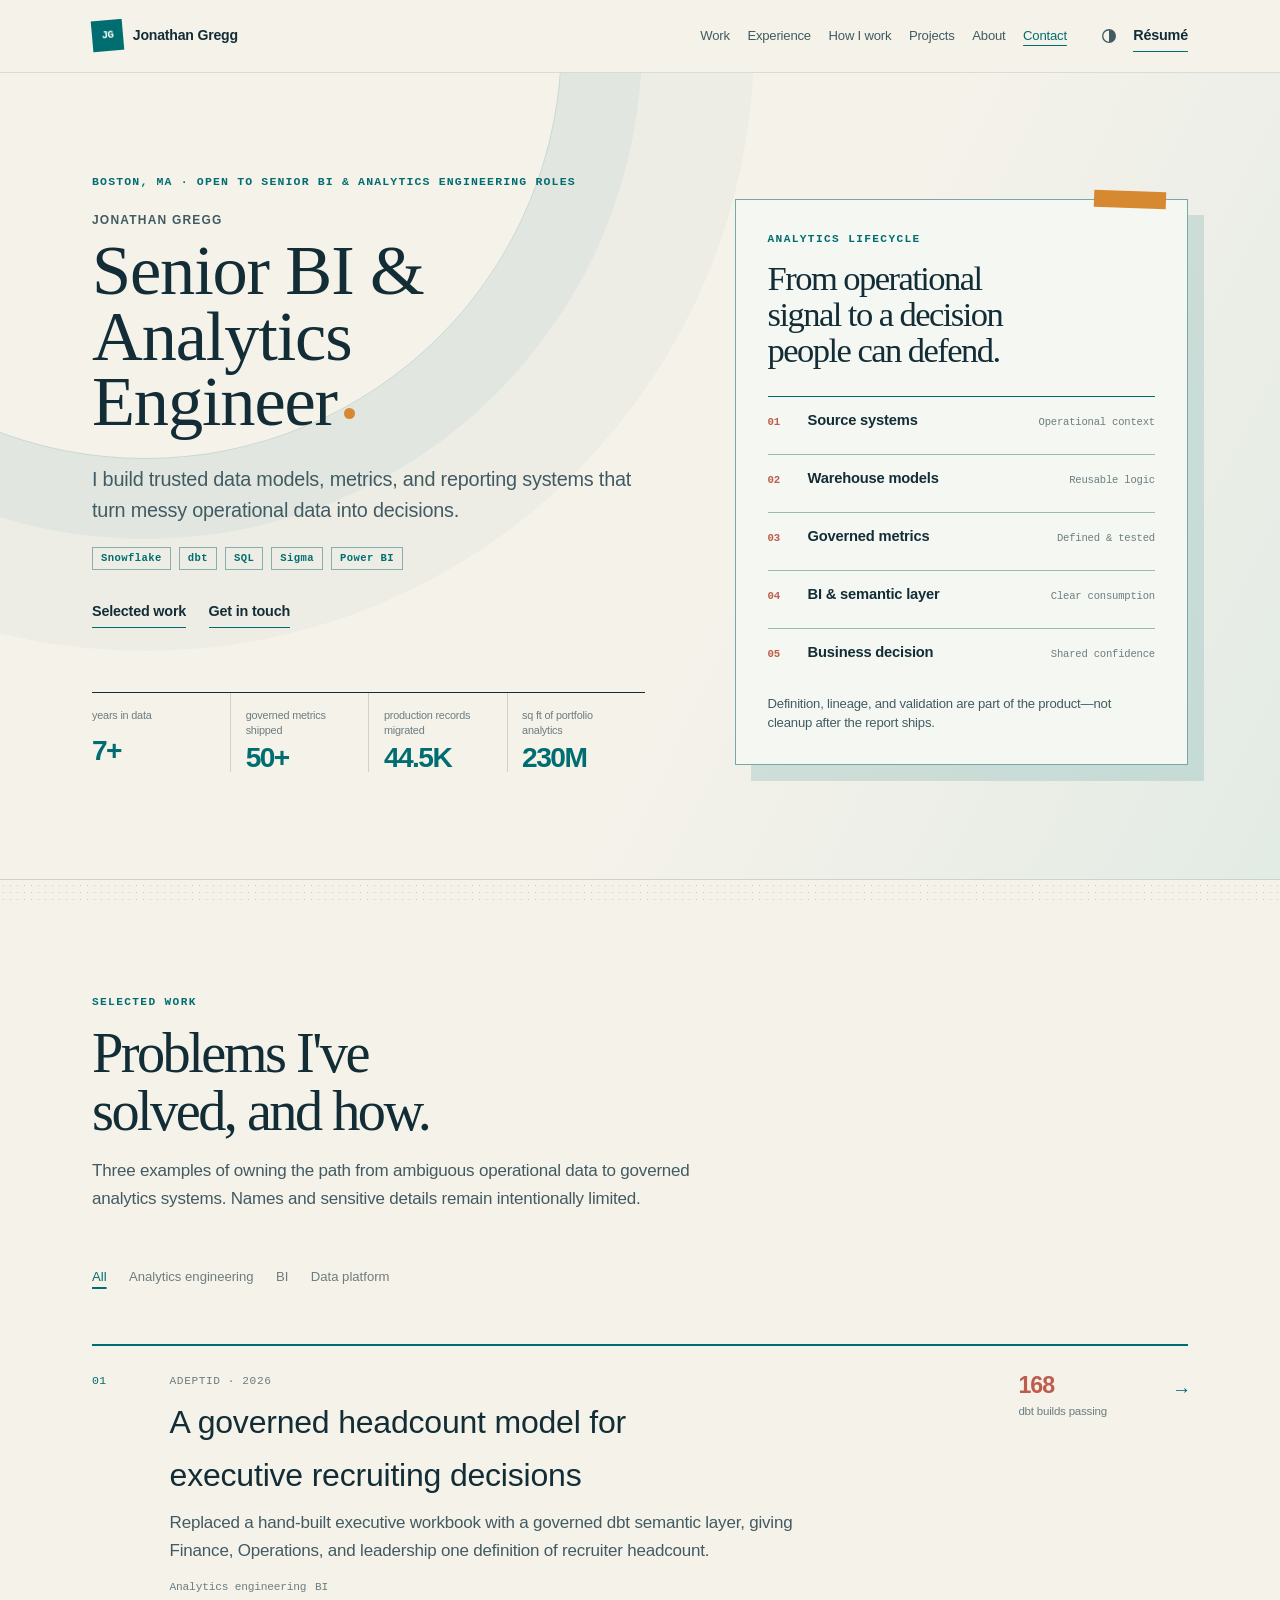
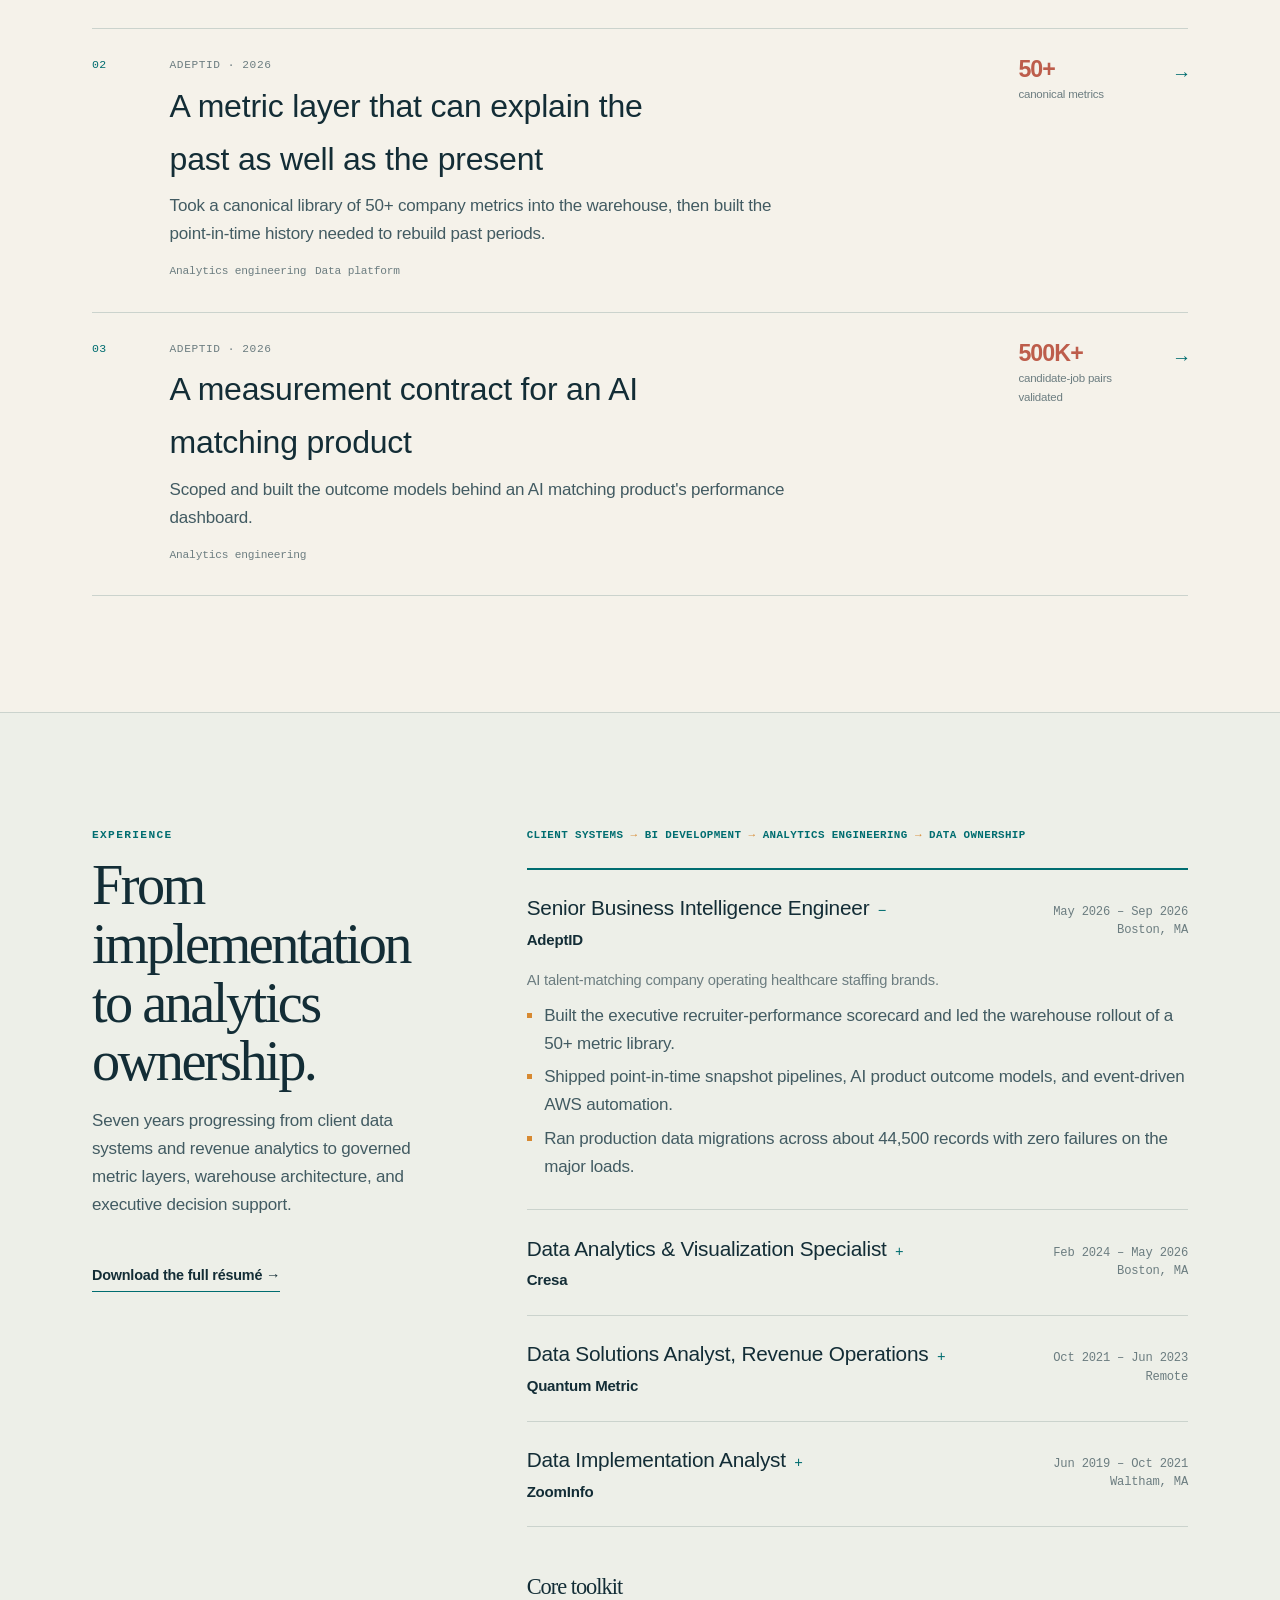
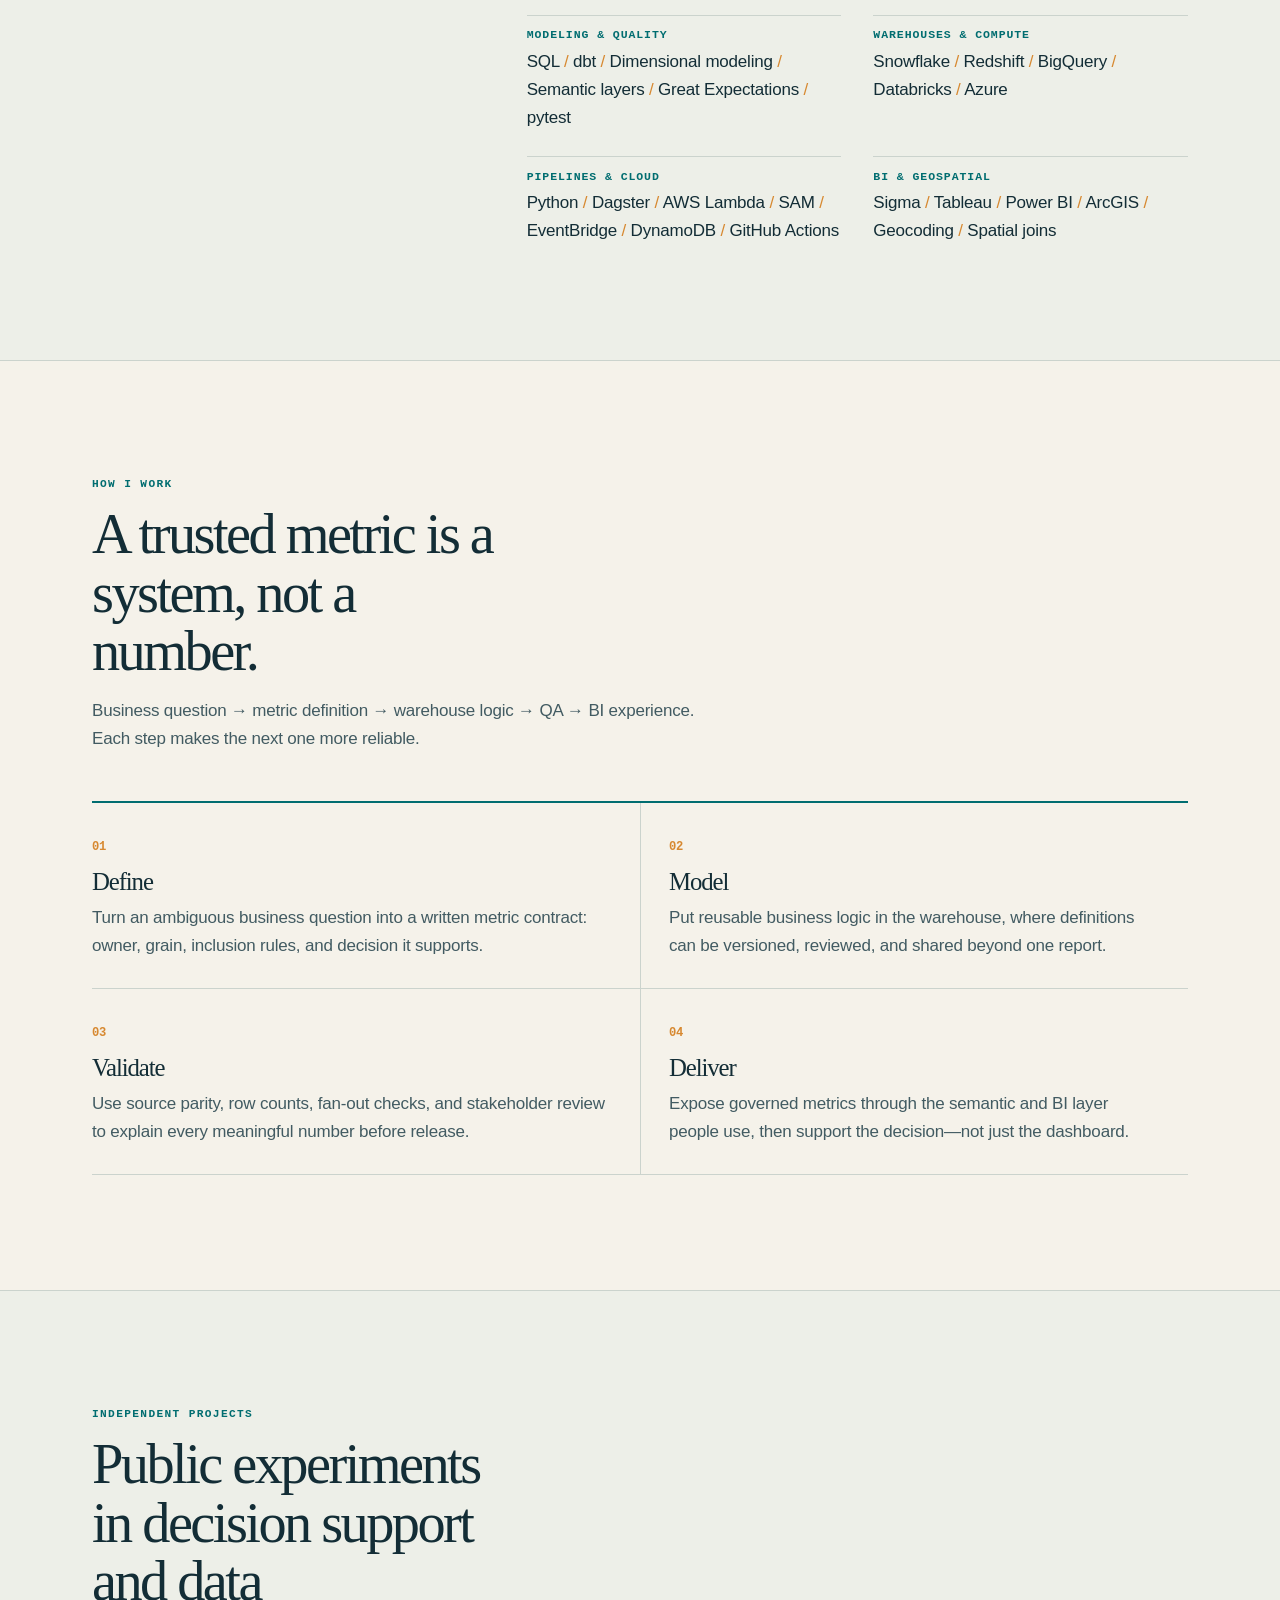
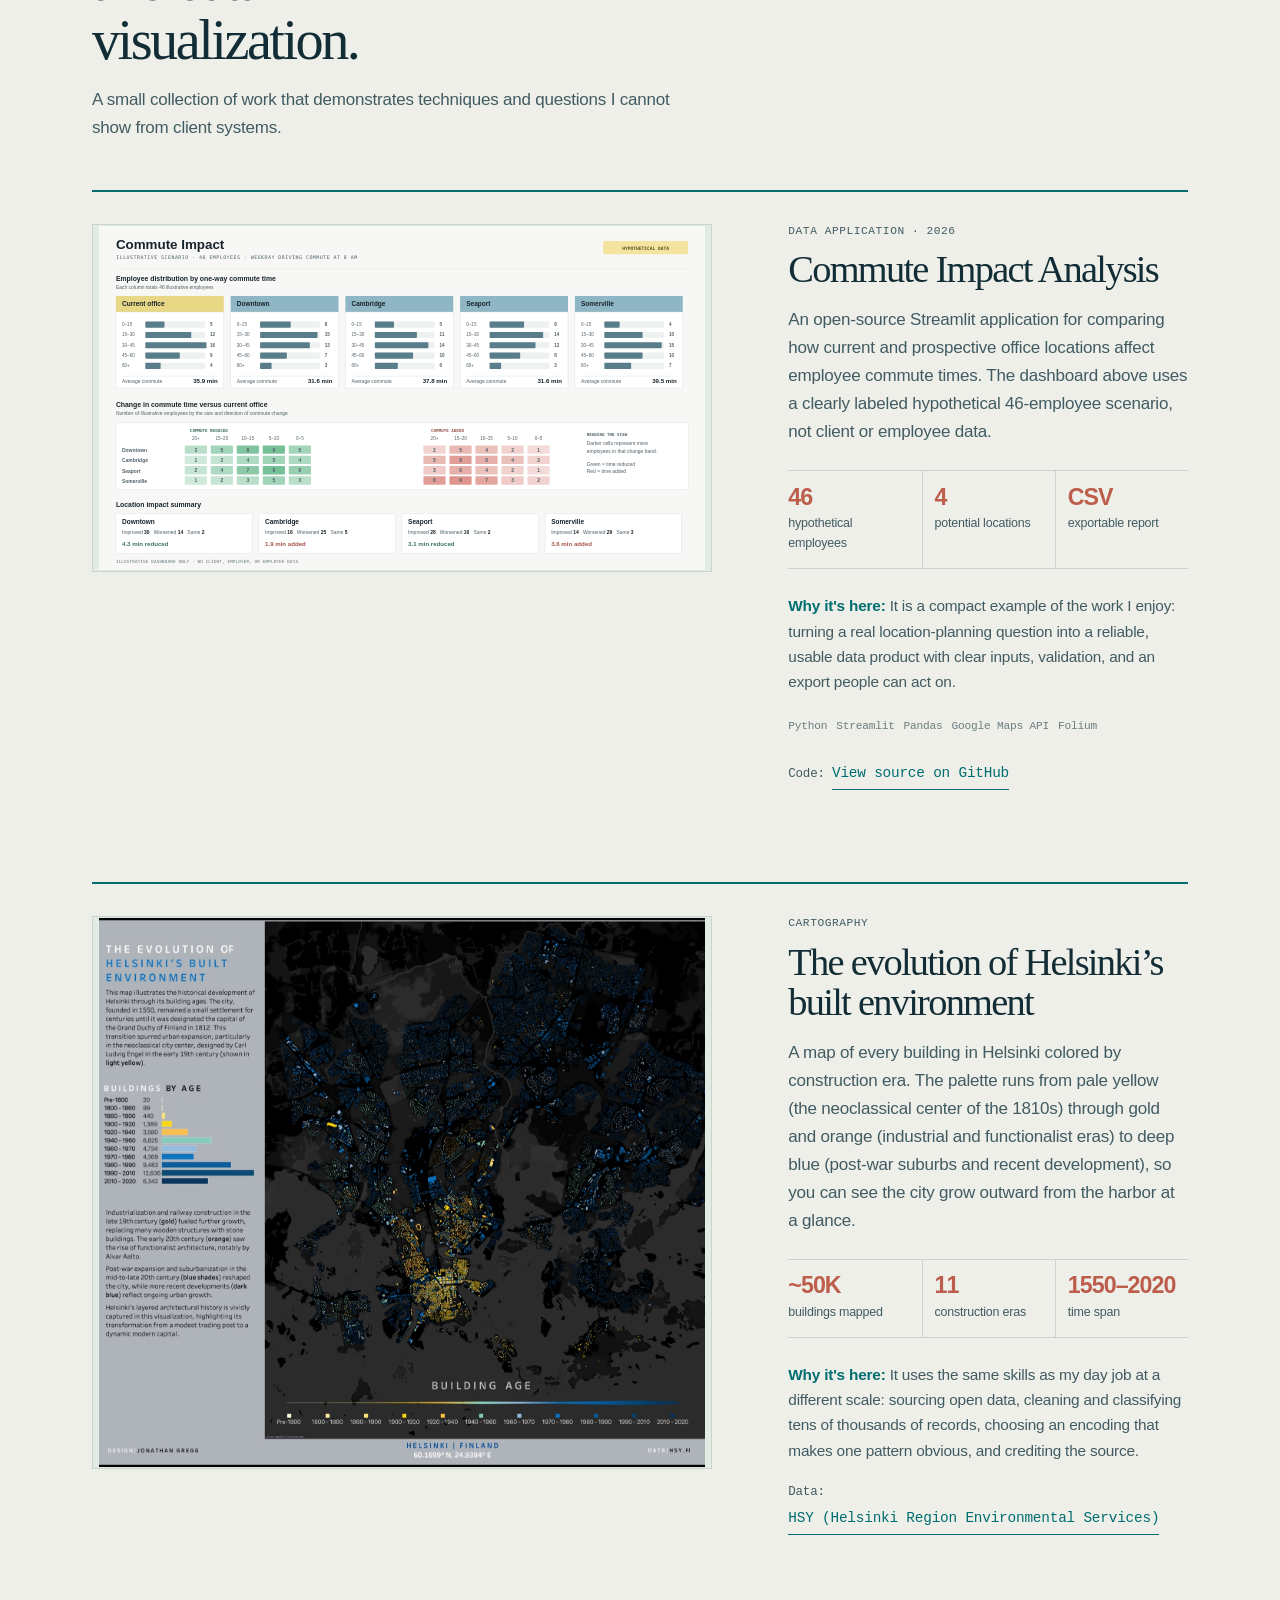
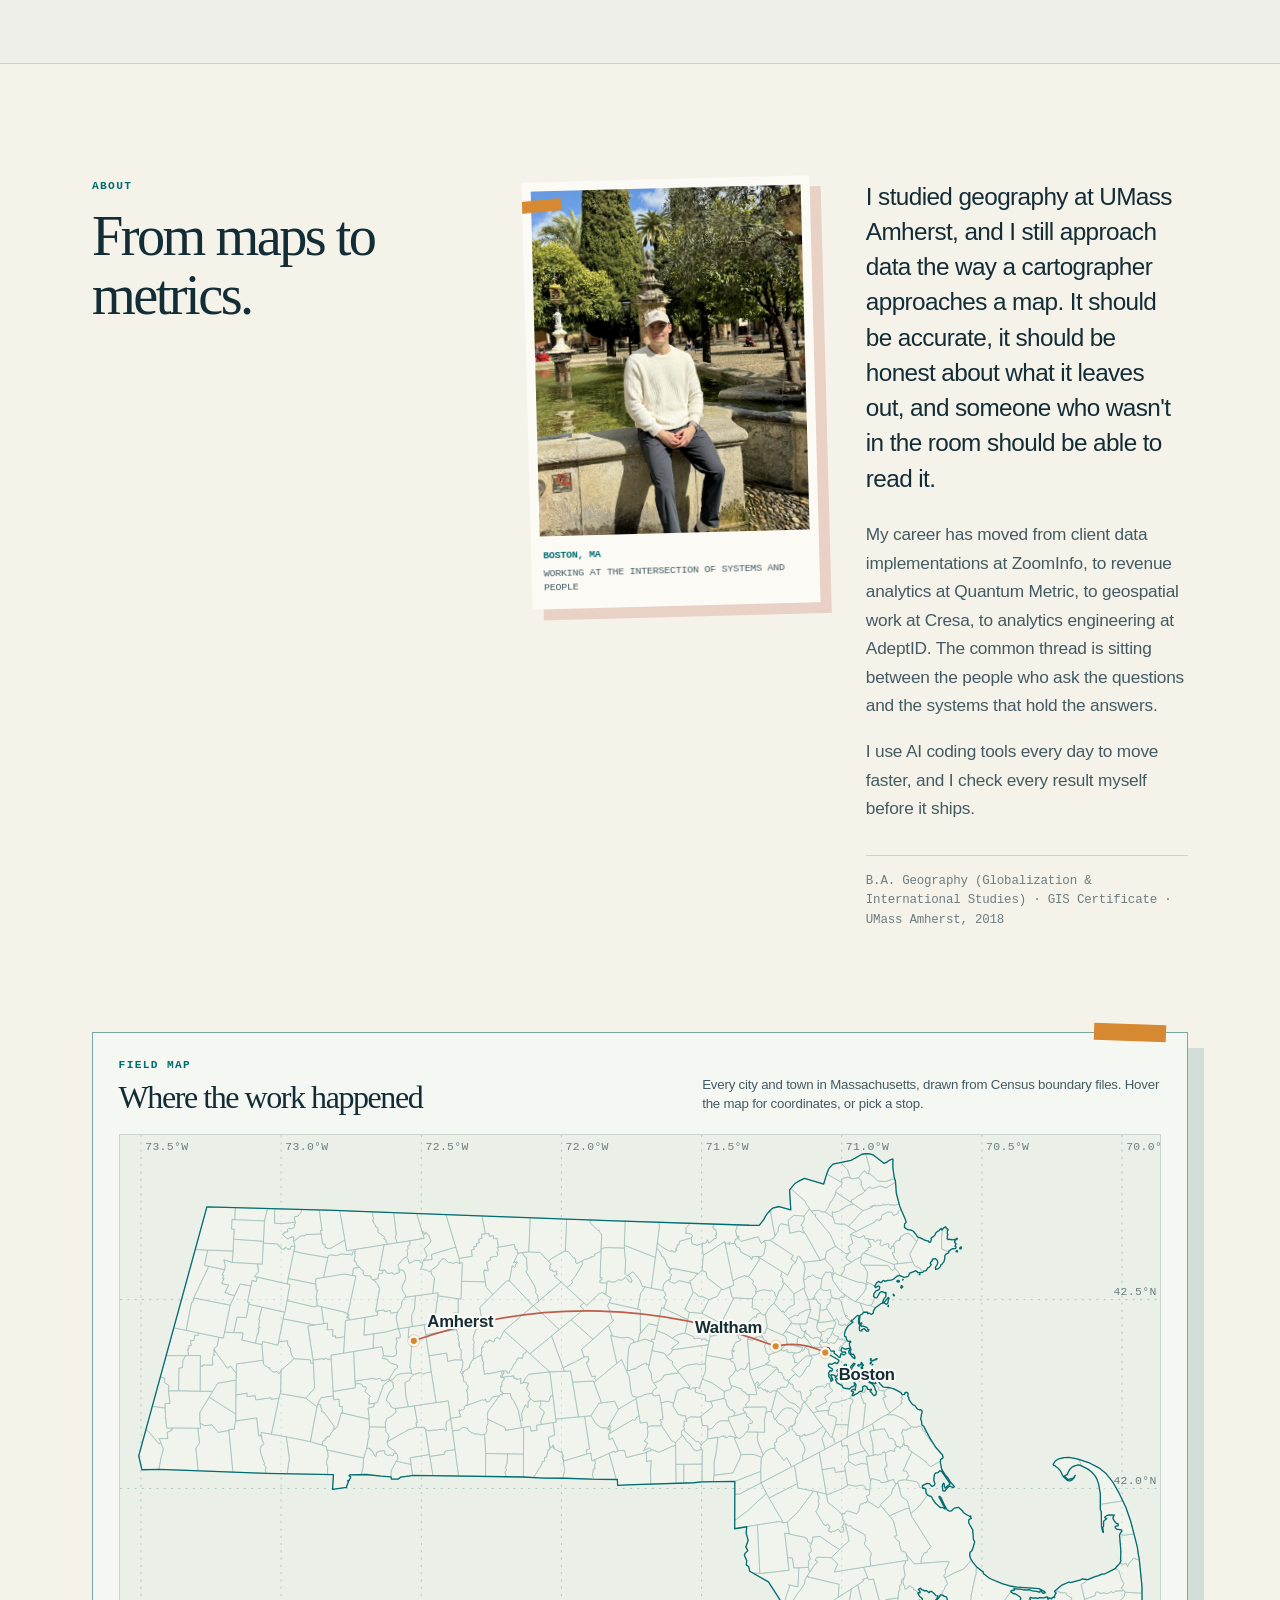
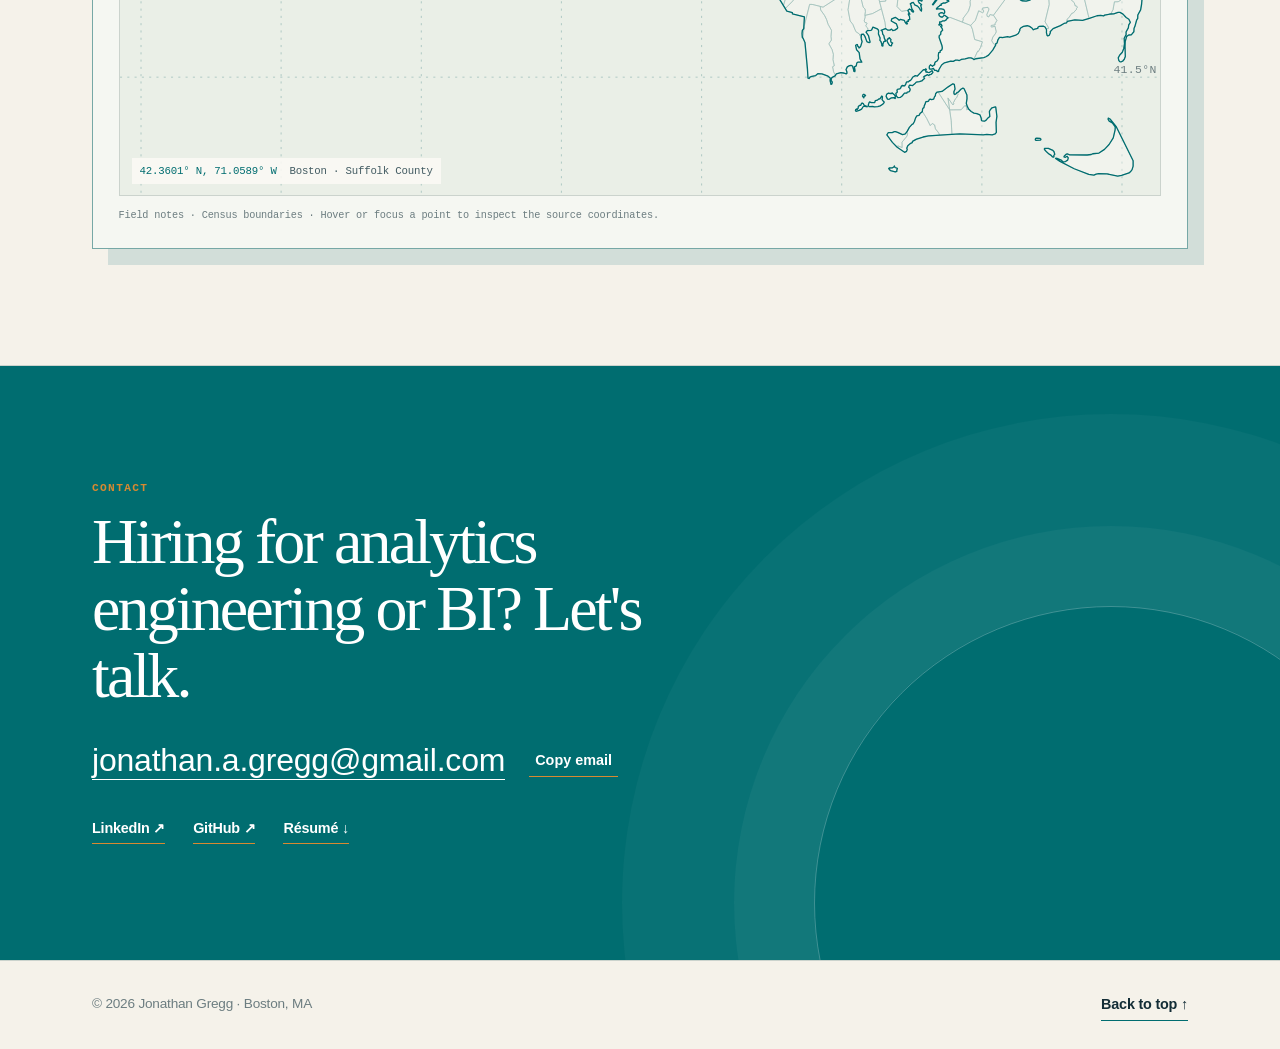
<file: index.html>
<!doctype html>
<html lang="en">
<head>
  <meta charset="utf-8">
  <meta name="viewport" content="width=device-width, initial-scale=1">
  <meta name="robots" content="index,follow">
  <title>Jonathan Gregg · Senior BI &amp; Analytics Engineer</title>
  <meta name="description" content="Jonathan Gregg is a Senior BI & Analytics Engineer in Boston who builds trusted data models, governed metrics, and reporting systems from messy operational data.">
  <meta name="author" content="Jonathan Gregg">
  <meta property="og:title" content="Jonathan Gregg · Senior BI & Analytics Engineer">
  <meta property="og:description" content="Trusted data models, governed metrics, and reporting systems that turn messy operational data into decisions.">
  <meta property="og:type" content="website">
  <meta property="og:url" content="https://jonathanagregg.com/">
  <meta name="twitter:card" content="summary">
  <meta name="twitter:title" content="Jonathan Gregg · Senior BI & Analytics Engineer">
  <meta name="twitter:description" content="Trusted data models, governed metrics, and reporting systems that turn messy operational data into decisions.">
  <link rel="canonical" href="https://jonathanagregg.com/">
  <meta name="theme-color" content="#10262d">
  <link rel="icon" href="assets/img/favicon.svg" type="image/svg+xml">
  <script type="application/ld+json">
    {
      "@context": "https://schema.org",
      "@type": "ProfilePage",
      "mainEntity": {
        "@type": "Person",
        "name": "Jonathan Gregg",
        "jobTitle": "Senior BI & Analytics Engineer",
        "address": { "@type": "PostalAddress", "addressLocality": "Boston", "addressRegion": "MA" },
        "url": "https://jonathanagregg.com/",
        "sameAs": [
          "https://www.linkedin.com/in/jonathan-a-gregg/",
          "https://github.com/JonathanAGregg"
        ],
        "knowsAbout": ["Business intelligence", "Analytics engineering", "SQL", "dbt", "Snowflake", "Metric governance", "Semantic layers", "Data modeling"]
      }
    }
  </script>

  <!-- Apply the saved theme before first paint to avoid a flash. -->
  <script>
    try { var t = localStorage.getItem("theme"); if (t) document.documentElement.dataset.theme = t; } catch (e) {}
  </script>
  <link rel="stylesheet" href="assets/css/styles.css">
</head>
<body>
  <a class="skip" href="#main">Skip to content</a>

  <header class="site-header" id="top">
    <div class="wrap header-inner">
      <a class="wordmark" href="#top" aria-label="Back to top">
        <span class="monogram" aria-hidden="true">JG</span>
        <span class="wordmark-name" data-bind="name">Jonathan Gregg</span>
      </a>
      <nav class="nav" aria-label="Primary">
        <button class="nav-toggle" aria-expanded="false" aria-controls="nav-list">Menu</button>
        <ul id="nav-list">
          <li><a href="#work">Work</a></li>
          <li><a href="#experience">Experience</a></li>
          <li><a href="#approach">How I work</a></li>
          <li><a href="#projects">Projects</a></li>
          <li><a href="#about">About</a></li>
          <li><a href="#contact">Contact</a></li>
        </ul>
      </nav>
      <div class="header-actions">
        <button class="theme-toggle" type="button" aria-label="Switch color theme">
          <svg viewBox="0 0 20 20" width="18" height="18" aria-hidden="true"><circle cx="10" cy="10" r="7" fill="none" stroke="currentColor" stroke-width="1.5"/><path d="M10 3a7 7 0 0 1 0 14z" fill="currentColor"/></svg>
        </button>
        <a class="btn btn-small" href="assets/files/Jonathan_Gregg_Resume.docx" data-bind-href="resume" download>Résumé</a>
      </div>
    </div>
  </header>

  <main id="main">
    <section class="hero" aria-labelledby="hero-title">
      <div class="wrap hero-inner">
        <div class="hero-copy">
          <p class="eyebrow" data-bind="availability">Boston, MA · Open to senior BI &amp; analytics engineering roles</p>
          <h1 class="hero-title" id="hero-title">
            <span class="hero-name" data-bind="name">Jonathan Gregg</span>
            <span class="hero-headline" data-bind="hero.headline">Senior BI &amp; Analytics Engineer</span>
          </h1>
          <p class="hero-intro" data-bind="hero.intro">I build trusted data models, metrics, and reporting systems that turn messy operational data into decisions.</p>
          <ul class="hero-stack" aria-label="Core analytics stack">
            <li>Snowflake</li><li>dbt</li><li>SQL</li><li>Sigma</li><li>Power BI</li>
          </ul>
          <div class="hero-cta">
            <a class="text-link" href="#work">Selected work</a>
            <a class="text-link" href="#contact">Get in touch</a>
          </div>
          <dl class="glance" id="glance">
            <div class="glance-item"><dt>years in data</dt><dd>7+</dd></div>
            <div class="glance-item"><dt>governed metrics shipped</dt><dd>50+</dd></div>
            <div class="glance-item"><dt>production records migrated</dt><dd>44.5K</dd></div>
            <div class="glance-item"><dt>sq ft of portfolio analytics</dt><dd>230M</dd></div>
          </dl>
        </div>
        <figure class="hero-lineage" aria-labelledby="lineage-title">
          <figcaption>
            <p class="kicker">Analytics lifecycle</p>
            <h2 id="lineage-title">From operational signal to a decision people can defend.</h2>
          </figcaption>
          <ol>
            <li><span class="lineage-index">01</span><strong>Source systems</strong><small>Operational context</small></li>
            <li><span class="lineage-index">02</span><strong>Warehouse models</strong><small>Reusable logic</small></li>
            <li><span class="lineage-index">03</span><strong>Governed metrics</strong><small>Defined &amp; tested</small></li>
            <li><span class="lineage-index">04</span><strong>BI &amp; semantic layer</strong><small>Clear consumption</small></li>
            <li><span class="lineage-index">05</span><strong>Business decision</strong><small>Shared confidence</small></li>
          </ol>
          <p class="lineage-note">Definition, lineage, and validation are part of the product—not cleanup after the report ships.</p>
        </figure>
      </div>
    </section>

    <section class="section" id="work" aria-labelledby="work-title">
      <div class="wrap">
        <div class="section-head work-head">
          <p class="kicker">Selected work</p>
          <h2 id="work-title">Problems I've solved, and how.</h2>
          <p class="section-lede">Three examples of owning the path from ambiguous operational data to governed analytics systems. Names and sensitive details remain intentionally limited.</p>
        </div>
        <div class="filters" role="toolbar" aria-label="Filter case studies" id="filters"></div>
        <p class="filter-count" id="filter-count" aria-live="polite"></p>
        <ol class="work-list" id="work-list">
          <li class="work-item"><article class="work-static"><p class="work-meta">AdeptID · 2026 · Analytics engineering / BI</p><h3>A governed headcount model for executive recruiting decisions</h3><p>Replaced a hand-built executive workbook with a governed dbt semantic layer, giving Finance, Operations, and leadership one definition of recruiter headcount.</p><p class="work-static-outcome"><strong>Outcome:</strong> Every downstream report now uses the same definition.</p></article></li>
          <li class="work-item"><article class="work-static"><p class="work-meta">AdeptID · 2026 · Analytics engineering / Data platform</p><h3>A metric layer that can explain the past as well as the present</h3><p>Took a canonical library of 50+ company metrics into the warehouse and built point-in-time history for reproducible period reporting.</p><p class="work-static-outcome"><strong>Outcome:</strong> Executive reporting now runs on governed views.</p></article></li>
          <li class="work-item"><article class="work-static"><p class="work-meta">AdeptID · 2026 · Analytics engineering</p><h3>A measurement contract for an AI matching product</h3><p>Defined and modeled the validated outcomes behind product-performance reporting, with shared rules across Product, Engineering, and Finance.</p><p class="work-static-outcome"><strong>Outcome:</strong> A validated fact table ready for product reporting.</p></article></li>
        </ol>
      </div>
    </section>

    <section class="section section-alt" id="experience" aria-labelledby="exp-title">
      <div class="wrap two-col">
        <div class="section-head">
          <p class="kicker">Experience</p>
          <h2 id="exp-title">From implementation to analytics ownership.</h2>
          <p class="section-lede">Seven years progressing from client data systems and revenue analytics to governed metric layers, warehouse architecture, and executive decision support.</p>
          <a class="text-link" href="assets/files/Jonathan_Gregg_Resume.docx" data-bind-href="resume" download>Download the full résumé →</a>
        </div>
        <div>
          <p class="experience-arc" aria-label="Career progression"><span>Client systems</span><span>BI development</span><span>Analytics engineering</span><span>Data ownership</span></p>
          <ol class="timeline" id="timeline">
            <li class="role"><details open><summary><span class="role-head"><span class="role-title">Senior Business Intelligence Engineer</span><span class="role-org">AdeptID</span></span><span class="role-dates">May–Sep 2026 · Boston, MA</span></summary><p class="role-blurb">Owned executive reporting, governed metric delivery, and warehouse automation.</p></details></li>
            <li class="role"><details><summary><span class="role-head"><span class="role-title">Data Analytics &amp; Visualization Specialist</span><span class="role-org">Cresa</span></span><span class="role-dates">2024–2026 · Boston, MA</span></summary><p class="role-blurb">Connected geospatial, lease, asset, and market data for portfolio decisions.</p></details></li>
            <li class="role"><details><summary><span class="role-head"><span class="role-title">Data Solutions Analyst, Revenue Operations</span><span class="role-org">Quantum Metric</span></span><span class="role-dates">2021–2023 · Remote</span></summary><p class="role-blurb">Built durable revenue datasets and reporting for multiple business units.</p></details></li>
          </ol>
          <h3 class="toolkit-title">Core toolkit</h3>
          <div class="toolkit" id="toolkit"></div>
        </div>
      </div>
    </section>

    <section class="section" id="approach" aria-labelledby="approach-title">
      <div class="wrap">
        <div class="section-head approach-head">
          <p class="kicker">How I work</p>
          <h2 id="approach-title">A trusted metric is a system, not a number.</h2>
          <p class="section-lede">Business question → metric definition → warehouse logic → QA → BI experience. Each step makes the next one more reliable.</p>
        </div>
        <ol class="principles" id="principles">
          <li class="principle"><span class="principle-num">01</span><h3>Define</h3><p>Write the metric contract: owner, grain, rules, and the decision it supports.</p></li>
          <li class="principle"><span class="principle-num">02</span><h3>Model</h3><p>Make reusable logic versioned, reviewable, and available beyond one report.</p></li>
          <li class="principle"><span class="principle-num">03</span><h3>Validate</h3><p>Use source parity, structural checks, and stakeholder review before release.</p></li>
          <li class="principle"><span class="principle-num">04</span><h3>Deliver</h3><p>Expose a governed answer where people make decisions.</p></li>
        </ol>
      </div>
    </section>

    <section class="section section-alt" id="projects" aria-labelledby="projects-title">
      <div class="wrap">
        <div class="section-head">
          <p class="kicker">Independent projects</p>
          <h2 id="projects-title">Public experiments in decision support and data visualization.</h2>
          <p class="section-lede">A small collection of work that demonstrates techniques and questions I cannot show from client systems.</p>
        </div>
        <div id="project-list"></div>
      </div>
    </section>

    <section class="section" id="about" aria-labelledby="about-title">
      <div class="wrap two-col">
        <div class="section-head">
          <p class="kicker">About</p>
          <h2 id="about-title">From maps to metrics.</h2>
        </div>
        <div class="about-content">
          <figure class="about-portrait">
            <img src="assets/img/jonathan-gregg.jpg" alt="Jonathan Gregg seated beside a fountain in a tree-lined square" width="1600" height="2133" loading="lazy" decoding="async">
            <figcaption><span>Boston, MA</span><span>Working at the intersection of systems and people</span></figcaption>
          </figure>
          <div class="prose" id="about-body">
            <p>I studied geography at UMass Amherst, and I still approach data the way a cartographer approaches a map: it should be accurate, honest about what it leaves out, and readable by someone who was not in the room.</p>
            <p>My work moved from client data implementations to revenue analytics, geospatial systems, and analytics engineering. The common thread is understanding complicated systems and making them understandable enough to act on.</p>
            <p>I use AI coding tools to move faster, and I verify every result before it ships.</p>
            <p class="edu">B.A. Geography (Globalization &amp; International Studies) · GIS Certificate · UMass Amherst, 2018</p>
          </div>
        </div>
      </div>
      <div class="wrap">
        <figure class="field-map about-field-map" id="field-map" aria-labelledby="field-map-title"></figure>
      </div>
    </section>

    <section class="section contact" id="contact" aria-labelledby="contact-title">
      <div class="wrap">
        <p class="kicker">Contact</p>
        <h2 id="contact-title" class="contact-title">Hiring for analytics engineering or BI? Let's talk.</h2>
        <div class="contact-row">
          <a class="contact-email" href="mailto:jonathan.a.gregg@gmail.com" data-bind-mailto="email"><span data-bind="email">jonathan.a.gregg@gmail.com</span></a>
          <button class="btn btn-ghost btn-small" type="button" id="copy-email">Copy email</button>
        </div>
        <ul class="contact-links" id="contact-links">
          <li><a class="text-link" href="https://www.linkedin.com/in/jonathan-a-gregg/" target="_blank" rel="noopener">LinkedIn ↗</a></li>
          <li><a class="text-link" href="https://github.com/JonathanAGregg" target="_blank" rel="noopener">GitHub ↗</a></li>
          <li><a class="text-link" href="assets/files/Jonathan_Gregg_Resume.docx" download>Résumé ↓</a></li>
        </ul>
      </div>
    </section>
  </main>

  <footer class="site-footer">
    <div class="wrap footer-inner">
      <p>© <span id="year"></span> <span data-bind="name">Jonathan Gregg</span> · <span data-bind="location">Boston, MA</span></p>
      <a href="#top" class="text-link">Back to top ↑</a>
    </div>
  </footer>

  <dialog class="case" id="case" aria-labelledby="case-title">
    <div class="case-bar">
      <p class="case-meta" id="case-meta"></p>
      <button class="case-close" type="button" data-close aria-label="Close case study">Close <kbd>Esc</kbd></button>
    </div>
    <article class="case-body" id="case-body"></article>
    <div class="case-nav">
      <button type="button" class="case-step" data-step="-1">← Previous</button>
      <span class="case-pos" id="case-pos"></span>
      <button type="button" class="case-step" data-step="1">Next →</button>
    </div>
  </dialog>

  <dialog class="lightbox" id="lightbox" aria-label="Full-size image">
    <div class="lightbox-bar">
      <p class="lightbox-caption" id="lightbox-caption"></p>
      <div class="lightbox-actions">
        <a class="lightbox-btn" id="lightbox-open" target="_blank" rel="noopener">Open original ↗</a>
        <button class="lightbox-btn" type="button" data-close-lightbox>Close <kbd>Esc</kbd></button>
      </div>
    </div>
    <img id="lightbox-img" alt="">
  </dialog>

  <div class="toast" id="toast" role="status" aria-live="polite"></div>
  <script src="assets/js/content.js"></script>
  <script src="assets/js/ma-map.js"></script>
  <script src="assets/js/main.js"></script>
</body>
</html>
</file>
<file: assets/css/styles.css>
/* Jonathan Gregg portfolio: cartographic signal system */
:root {
  --paper: #f5f2ea;
  --paper-raised: #fcfaf5;
  --ink: #132d36;
  --ink-2: #425b62;
  --ink-3: #6c7d80;
  --rule: #cbd3cd;
  --wash: #e3ebe5;
  --teal: #006d70;
  --teal-soft: #c9e4df;
  --sky: #4b9ab0;
  --amber: #d78931;
  --coral: #bd5d4b;
  --serif: Iowan Old Style, Palatino Linotype, Book Antiqua, Georgia, serif;
  --sans: -apple-system, BlinkMacSystemFont, "Helvetica Neue", Helvetica, Arial, sans-serif;
  --mono: "SFMono-Regular", Menlo, Consolas, "Liberation Mono", monospace;
  --wrap: 74rem;
  --gutter: clamp(1rem, 4vw, 2.75rem);
  --ease: cubic-bezier(.2, .7, .2, 1);
  color-scheme: light;
}
@media (prefers-color-scheme: dark) {
  :root:not([data-theme="light"]) {
    --paper: #10262d; --paper-raised: #17343a; --ink: #f4f0e8; --ink-2: #c4d3ce;
    --ink-3: #91a8a7; --rule: #355158; --wash: #1d3b40; --teal: #72c9c0;
    --teal-soft: #1a5051; --sky: #7ac8dd; --amber: #e8ad58; --coral: #e48b77; color-scheme: dark;
  }
}
:root[data-theme="dark"] {
  --paper: #10262d; --paper-raised: #17343a; --ink: #f4f0e8; --ink-2: #c4d3ce;
  --ink-3: #91a8a7; --rule: #355158; --wash: #1d3b40; --teal: #72c9c0;
  --teal-soft: #1a5051; --sky: #7ac8dd; --amber: #e8ad58; --coral: #e48b77; color-scheme: dark;
}

* { box-sizing: border-box; }
html { scroll-behavior: smooth; -webkit-text-size-adjust: 100%; }
html.modal-open { overflow: hidden; }
body { margin: 0; overflow-x: hidden; background: var(--paper); color: var(--ink); font: 400 1.0625rem/1.65 var(--sans); letter-spacing: -.012em; -webkit-font-smoothing: antialiased; text-rendering: optimizeLegibility; }
body::before { position: fixed; inset: 0; z-index: -1; content: ""; opacity: .35; background-image: radial-gradient(var(--ink-3) .45px, transparent .55px); background-size: 7px 7px; pointer-events: none; }
img, svg { display: block; max-width: 100%; }
a { color: inherit; }
h1, h2, h3, h4 { margin: 0; font-family: var(--serif); font-weight: 500; letter-spacing: -.045em; line-height: 1.04; }
p { margin: 0 0 1em; }
ul, ol { margin: 0; padding: 0; list-style: none; }
button { color: inherit; font: inherit; cursor: pointer; }
::selection { background: var(--teal); color: #fff; }
:focus-visible { outline: 3px solid var(--amber); outline-offset: 4px; }
.wrap { max-width: var(--wrap); margin: 0 auto; padding: 0 var(--gutter); }
.skip { position: absolute; top: 0; left: -999px; z-index: 100; padding: .65rem 1rem; background: var(--teal); color: #fff; }
.skip:focus { top: 1rem; left: 1rem; }
.kicker { margin-bottom: .85rem; color: var(--teal); font: 700 .7rem/1.35 var(--mono); letter-spacing: .12em; text-transform: uppercase; }
.tag { display: inline; margin: 0 .55rem .1rem 0; color: var(--ink-3); font: .7rem/1.5 var(--mono); }
.text-link, .btn { display: inline-flex; align-items: center; min-height: 2rem; border: 0; background: linear-gradient(var(--teal), var(--teal)) 0 100% / 100% 1px no-repeat; color: var(--ink); font-size: .9rem; font-weight: 650; text-decoration: none; transition: color .2s var(--ease), background-size .2s var(--ease); }
.text-link:hover, .btn:hover { background-size: 100% 2px; color: var(--teal); }
.btn-ghost, .btn-small { background-color: transparent; }

/* Navigation */
.site-header { position: sticky; top: 0; z-index: 20; border-bottom: 1px solid color-mix(in srgb, var(--rule) 72%, transparent); background: color-mix(in srgb, var(--paper) 91%, transparent); backdrop-filter: blur(14px); }
.site-header.scrolled { border-bottom-color: var(--teal); }
.header-inner { display: flex; align-items: center; gap: 1.1rem; height: 4.5rem; }
.wordmark { display: flex; align-items: center; gap: .6rem; font-size: .88rem; font-weight: 650; text-decoration: none; }
.monogram { display: grid; width: 1.95rem; height: 1.95rem; place-items: center; border: 1px solid var(--teal); background: var(--teal); color: #fff; font: 700 .67rem/1 var(--mono); letter-spacing: -.06em; transform: rotate(-5deg); transition: transform .2s var(--ease); }
.wordmark:hover .monogram { transform: rotate(0deg) scale(1.05); }
.nav { margin-left: auto; }
.nav ul { display: flex; gap: .1rem; }
.nav a { display: block; padding: .42rem .5rem; color: var(--ink-2); font-size: .82rem; text-decoration: none; }
.nav a:hover, .nav a.active { color: var(--teal); text-decoration: underline; text-decoration-thickness: 1px; text-underline-offset: .3rem; }
.nav-toggle { display: none; border: 1px solid var(--rule); background: var(--paper-raised); padding: .42rem .75rem; font-size: .85rem; }
.header-actions { display: flex; align-items: center; gap: .45rem; }
.theme-toggle { display: grid; width: 2.1rem; height: 2.1rem; place-items: center; border: 0; background: transparent; color: var(--ink-2); }
.theme-toggle:hover { color: var(--amber); }

/* Hero */
.hero { position: relative; overflow: hidden; border-bottom: 1px solid var(--rule); background: linear-gradient(116deg, var(--paper) 0%, var(--paper) 57%, var(--wash) 100%); }
.hero::before { position: absolute; top: -28rem; left: -17rem; width: 52rem; height: 52rem; border: 1px solid color-mix(in srgb, var(--teal) 19%, transparent); border-radius: 50%; content: ""; box-shadow: 0 0 0 5rem color-mix(in srgb, var(--teal) 5%, transparent), 0 0 0 12rem color-mix(in srgb, var(--teal) 3%, transparent); pointer-events: none; }
.hero-inner { position: relative; display: grid; grid-template-columns: minmax(0, 1fr) minmax(23rem, .82fr); align-items: center; gap: clamp(2.5rem, 7vw, 7rem); min-height: min(48rem, calc(100vh - 4.5rem)); padding-top: clamp(4rem, 8vw, 7rem); padding-bottom: clamp(4rem, 7vw, 6rem); }
.hero-copy { position: relative; z-index: 1; max-width: 43rem; }
.hero .eyebrow { margin-bottom: 1.4rem; color: var(--teal); font: 700 .72rem/1.3 var(--mono); letter-spacing: .1em; text-transform: uppercase; }
.hero-title { display: grid; gap: .7rem; }
.hero-name { color: var(--ink-2); font: 700 .75rem/1.2 var(--sans); letter-spacing: .1em; text-transform: uppercase; }
.hero-headline { max-width: 11ch; font-size: clamp(3.2rem, 5.5vw, 5.8rem); line-height: .93; }
.hero-headline::after { display: inline-block; width: .16em; height: .16em; margin: 0 0 .09em .1em; border-radius: 50%; background: var(--amber); content: ""; }
.hero-intro { max-width: 36rem; margin: 1.85rem 0 1.35rem; color: var(--ink-2); font-size: clamp(1.08rem, 1.55vw, 1.25rem); line-height: 1.55; }
.hero-stack { display: flex; flex-wrap: wrap; gap: .5rem; margin: 0 0 1.65rem; }
.hero-stack li { padding: .3rem .5rem; border: 1px solid color-mix(in srgb, var(--teal) 34%, var(--rule)); color: var(--teal); font: 700 .66rem/1 var(--mono); letter-spacing: .04em; }
.hero-cta { display: flex; flex-wrap: wrap; gap: 1.4rem; }
.glance { display: grid; grid-template-columns: repeat(4, minmax(0, 1fr)); margin-top: clamp(2.5rem, 5vw, 4rem); border-top: 1px solid var(--ink); }
.glance-item { display: grid; gap: .4rem; padding: .95rem .9rem 0 0; }
.glance-item + .glance-item { padding-left: .9rem; border-left: 1px solid var(--rule); }
.glance dd { margin: 0; color: var(--teal); font: 650 clamp(1.35rem, 2.2vw, 1.85rem)/1 var(--sans); letter-spacing: -.055em; }
.glance dt { color: var(--ink-3); font-size: .68rem; line-height: 1.35; }
.hero-lineage { position: relative; min-width: 0; margin: 0; padding: clamp(1.3rem, 3vw, 2rem); border: 1px solid color-mix(in srgb, var(--teal) 42%, var(--rule)); background: color-mix(in srgb, var(--paper-raised) 86%, var(--teal-soft)); box-shadow: 16px 16px 0 color-mix(in srgb, var(--teal) 14%, transparent); }
.hero-lineage::before { position: absolute; top: -.55rem; right: 1.3rem; width: 4.5rem; height: 1.05rem; background: var(--amber); content: ""; transform: rotate(2deg); }
.hero-lineage h2 { max-width: 16ch; font-size: clamp(1.65rem, 2.7vw, 2.5rem); }
.hero-lineage ol { display: grid; gap: .65rem; margin: 1.7rem 0 1.15rem; }
.hero-lineage li { display: grid; grid-template-columns: 2rem minmax(0, 1fr) auto; align-items: baseline; gap: .5rem; padding: .7rem 0; border-top: 1px solid color-mix(in srgb, var(--teal) 25%, var(--rule)); }
.hero-lineage li:first-child { border-top-color: var(--teal); }
.lineage-index { color: var(--coral); font: 700 .67rem var(--mono); }
.hero-lineage strong { font-size: .92rem; }
.hero-lineage small { color: var(--ink-3); font: .66rem var(--mono); text-align: right; }
.lineage-note { margin: 0; color: var(--ink-2); font-size: .82rem; line-height: 1.45; }

/* Field map — a personal data-storytelling layer */
.field-map { position: relative; margin: clamp(3.5rem, 7vw, 5.5rem) 0 0; padding: clamp(1.1rem, 2.5vw, 1.6rem); border: 1px solid color-mix(in srgb, var(--teal) 42%, var(--rule)); background: color-mix(in srgb, var(--paper-raised) 86%, var(--teal-soft)); box-shadow: 16px 16px 0 color-mix(in srgb, var(--teal) 14%, transparent); }
.field-map::before { position: absolute; top: -.55rem; right: 1.3rem; width: 4.5rem; height: 1.05rem; background: var(--amber); content: ""; transform: rotate(2deg); }
.fm-head { display: grid; grid-template-columns: minmax(0, 1.1fr) minmax(11rem, .9fr); gap: 1.4rem; align-items: end; margin-bottom: 1.25rem; }
.fm-head .kicker { margin: 0 0 .45rem; }
.fm-head h3 { font-size: clamp(1.55rem, 2.5vw, 2.25rem); }
.fm-head > p { margin: 0; color: var(--ink-2); font-size: .83rem; line-height: 1.48; }
.fm-canvas { position: relative; overflow: hidden; border: 1px solid var(--rule); background: color-mix(in srgb, var(--paper) 76%, var(--teal-soft)); }
.fm-svg { width: 100%; height: auto; cursor: crosshair; touch-action: manipulation; }
.fm-grat { fill: none; stroke: color-mix(in srgb, var(--teal) 32%, var(--rule)); stroke-width: .6; stroke-dasharray: 2 5; }
.fm-grat-label text { fill: var(--ink-3); font: 11px var(--mono); letter-spacing: .03em; }
.fm-town { fill: color-mix(in srgb, var(--paper-raised) 36%, transparent); stroke: color-mix(in srgb, var(--teal) 25%, var(--rule)); stroke-width: .6; vector-effect: non-scaling-stroke; transition: fill .18s, stroke .18s; }
.fm-town.hover { fill: color-mix(in srgb, var(--amber) 25%, var(--paper-raised)); stroke: var(--amber); }
.fm-state { fill: none; stroke: var(--teal); stroke-width: 1.3; stroke-linejoin: round; vector-effect: non-scaling-stroke; pointer-events: none; }
.fm-route { fill: none; stroke: var(--coral); stroke-width: 1.7; stroke-linecap: round; pointer-events: none; transition: stroke-dashoffset 1.6s var(--ease); }
.fm-pin { cursor: pointer; }
.fm-pin-core { fill: var(--amber); stroke: var(--paper-raised); stroke-width: 2; }
.fm-pin-ring { fill: none; stroke: var(--amber); stroke-width: 1.3; opacity: .55; transform: scale(.45); transform-box: fill-box; transform-origin: center; transition: opacity .2s, transform .25s var(--ease); }
.fm-pin text { fill: var(--ink); font: 650 16px var(--sans); paint-order: stroke; stroke: var(--paper-raised); stroke-width: 4px; stroke-linejoin: round; }
.fm-pin.on .fm-pin-ring, .fm-pin:hover .fm-pin-ring, .fm-pin:focus .fm-pin-ring { opacity: 1; transform: scale(1); }
.field-map .fm-pin { opacity: 0; transition: opacity .35s var(--ease) .95s; }
.field-map.drawn .fm-pin { opacity: 1; }
.field-map.has-active .fm-pin:not(.on) { opacity: .3; transition-delay: 0s; }
.fm-readout { position: absolute; bottom: .7rem; left: .75rem; display: flex; flex-wrap: wrap; gap: .15rem .8rem; margin: 0; padding: .35rem .5rem; background: color-mix(in srgb, var(--paper-raised) 87%, transparent); color: var(--ink-2); font: .67rem/1.35 var(--mono); pointer-events: none; }
.fm-readout-ll { color: var(--teal); font-variant-numeric: tabular-nums; }
.fm-credit { margin: .75rem 0 0; color: var(--ink-3); font: .64rem/1.45 var(--mono); }

/* Shared sections */
.section { padding: clamp(4.5rem, 9vw, 8rem) 0; border-bottom: 1px solid var(--rule); scroll-margin-top: 3.5rem; }
.section-alt { background: color-mix(in srgb, var(--wash) 47%, var(--paper)); }
.section-head { margin-bottom: 3rem; }
.section-head h2 { max-width: 15ch; font-size: clamp(2.35rem, 4.4vw, 4.25rem); }
.section-lede { max-width: 38rem; margin-top: 1rem; color: var(--ink-2); }
.two-col { display: grid; grid-template-columns: minmax(0, .72fr) minmax(0, 1.38fr); gap: clamp(2.5rem, 7vw, 7.5rem); }
.two-col .section-head { position: sticky; top: 6rem; align-self: start; }
.two-col .text-link { margin-top: 1.5rem; }

/* Work and approach */
.work-static { padding: 1.7rem 0; }
.work-static h3 { max-width: 30ch; margin: .45rem 0 .6rem; font-size: clamp(1.5rem, 2.5vw, 2.08rem); }
.work-static > p { max-width: 43rem; margin-bottom: .6rem; color: var(--ink-2); }
.work-static .work-static-outcome { color: var(--ink); }
.work-static-outcome strong { color: var(--teal); }
.filters { display: flex; flex-wrap: wrap; gap: .4rem; }
.chip { padding: .3rem 0; border: 0; background: transparent; color: var(--ink-3); font-size: .82rem; }
.chip + .chip { margin-left: 1rem; }
.chip:hover, .chip[aria-pressed="true"] { color: var(--teal); text-decoration: underline; text-decoration-thickness: 2px; text-underline-offset: .35rem; }
.filter-count { min-height: 1.4em; margin: .9rem 0 0; color: var(--ink-3); font: .77rem var(--mono); }
.work-list { display: grid; margin-top: 1.25rem; border-top: 2px solid var(--teal); }
.work-item { border-bottom: 1px solid var(--rule); }
.work-link { display: grid; grid-template-columns: 3.25rem minmax(0, 1fr) 8rem 1rem; gap: clamp(1rem, 2vw, 2rem); padding: 1.8rem 0; text-decoration: none; transition: background .2s var(--ease), padding .2s var(--ease); }
.work-link:hover { margin-inline: -.7rem; padding-inline: .7rem; background: var(--paper-raised); }
.work-index { color: var(--teal); font: .72rem/1.3 var(--mono); letter-spacing: .03em; }
.work-index span { display: none; }
.work-index strong { color: inherit; font: inherit; }
.work-main { display: grid; gap: .42rem; }
.work-meta { color: var(--ink-3); font: .7rem/1.35 var(--mono); letter-spacing: .05em; text-transform: uppercase; }
.work-title { max-width: 29ch; font-size: clamp(1.5rem, 2.5vw, 2.08rem); }
.work-link:hover .work-title { color: var(--teal); }
.work-summary { max-width: 40rem; color: var(--ink-2); }
.work-stat { align-self: start; display: grid; gap: .25rem; color: var(--ink-3); font-size: .72rem; }
.work-stat strong { color: var(--coral); font: 650 1.45rem/1 var(--sans); letter-spacing: -.04em; }
.work-arrow { align-self: start; color: var(--teal); font-size: 1.2rem; transition: transform .2s var(--ease); }
.work-link:hover .work-arrow { transform: translateX(4px); }
.principles { display: grid; grid-template-columns: repeat(2, minmax(0, 1fr)); border-top: 2px solid var(--teal); }
.principle { padding: 1.75rem 1.75rem 1.75rem 0; border-bottom: 1px solid var(--rule); }
.principle:nth-child(even) { padding-left: 1.75rem; border-left: 1px solid var(--rule); }
.principle-num { color: var(--amber); font: 700 .76rem var(--mono); }
.principle h3 { margin: .6rem 0; font-size: 1.55rem; }
.principle p { margin: 0; color: var(--ink-2); }

/* Experience */
.experience-arc { display: flex; flex-wrap: wrap; gap: .45rem; margin: 0 0 1.6rem; color: var(--teal); font: 700 .68rem/1.3 var(--mono); letter-spacing: .035em; text-transform: uppercase; }
.experience-arc span { display: inline-flex; align-items: center; gap: .45rem; }
.experience-arc span:not(:last-child)::after { color: var(--amber); content: "→"; }
.timeline { border-top: 2px solid var(--teal); }
.role { border-bottom: 1px solid var(--rule); }
.role summary { display: flex; align-items: baseline; justify-content: space-between; gap: 1rem; padding: 1.35rem 0; cursor: pointer; list-style: none; }
.role summary::-webkit-details-marker { display: none; }
.role-head { display: grid; gap: .15rem; }
.role-title { font-size: 1.3rem; }
.role-title::after { color: var(--teal); font-family: var(--mono); font-size: .9rem; content: " +"; }
.role details[open] .role-title::after { content: " −"; }
.role-org { color: var(--ink); font-size: .94rem; font-weight: 650; }
.role-dates { color: var(--ink-3); font: .76rem/1.5 var(--mono); text-align: right; white-space: nowrap; }
.role-dates > span { display: block; }
.role-blurb { margin: -.4rem 0 .6rem; color: var(--ink-3); font-size: .92rem; }
.role ul { padding: 0 0 1.4rem 1.1rem; color: var(--ink-2); list-style: square; }
.role li { margin-bottom: .35rem; }
.role li::marker { color: var(--amber); }
.toolkit-title { margin: 3rem 0 1rem; font-size: 1.4rem; }
.toolkit { display: grid; grid-template-columns: repeat(2, minmax(0, 1fr)); gap: 1.5rem 2rem; }
.tool-group { padding-top: .8rem; border-top: 1px solid var(--rule); }
.tool-group h4 { margin-bottom: .4rem; color: var(--teal); font: 700 .72rem var(--mono); letter-spacing: .08em; text-transform: uppercase; }
.tool-group p { margin: 0; }
.sep { color: var(--amber); }

/* About */
.about-content { display: grid; grid-template-columns: minmax(14rem, 18rem) minmax(0, 1fr); gap: clamp(1.5rem, 4vw, 3.75rem); align-items: start; }
.about-portrait { position: relative; align-self: start; width: 100%; margin: 0; padding: .55rem .55rem 0; overflow: hidden; background: var(--paper-raised); box-shadow: 11px 11px 0 color-mix(in srgb, var(--coral) 22%, transparent); transform: rotate(-1.5deg); }
.about-portrait::before { position: absolute; z-index: 1; top: 1.1rem; left: -.55rem; width: 3rem; height: .75rem; background: var(--amber); content: ""; transform: rotate(-4deg); }
.about-portrait img { display: block; width: 100%; height: clamp(19rem, 27vw, 25rem); object-fit: cover; object-position: center 42%; filter: saturate(.92) contrast(1.02); }
.about-portrait figcaption { display: grid; gap: .25rem; padding: .8rem .2rem .9rem; color: var(--ink-2); font: .62rem/1.4 var(--mono); text-transform: uppercase; }
.about-portrait figcaption span:first-child { color: var(--teal); font-weight: 700; }
.prose p { max-width: 38rem; color: var(--ink-2); font-size: 1.08rem; }
.prose p:first-child { color: var(--ink); font: 500 clamp(1.25rem, 2.1vw, 1.52rem)/1.45 var(--sans); letter-spacing: -.025em; }
.prose .edu { margin-top: 2rem; padding-top: 1rem; border-top: 1px solid var(--rule); color: var(--ink-3); font: .78rem/1.6 var(--mono); }

/* Projects and contact */
.project { display: grid; grid-template-columns: minmax(0, 1.55fr) minmax(0, 1fr); align-items: start; gap: clamp(2rem, 6vw, 6rem); padding-top: 2rem; border-top: 2px solid var(--teal); }
.project + .project { margin-top: 5rem; }
.project-figure { margin: 0; }
.project-zoom { position: relative; display: grid; width: 100%; aspect-ratio: var(--project-aspect, 7 / 5); place-items: center; overflow: hidden; border: 1px solid var(--rule); background: var(--wash); cursor: zoom-in; }
.project-zoom img { width: 100%; height: 100%; object-fit: cover; filter: saturate(.93); transition: transform .45s var(--ease), filter .45s var(--ease); }
.project-zoom:hover img { filter: saturate(1.05); transform: scale(1.025); }
.project-image-fallback { padding: 2rem; color: var(--ink); font: 650 .9rem/1.5 var(--mono); text-align: center; }
.project-zoom-hint { position: absolute; right: .75rem; bottom: .75rem; padding: .5rem .65rem; background: var(--teal); color: #fff; font: 700 .67rem/1 var(--mono); letter-spacing: .05em; text-transform: uppercase; opacity: 0; transition: opacity .2s var(--ease); }
.project-zoom:hover .project-zoom-hint, .project-zoom:focus-visible .project-zoom-hint { opacity: 1; }
.project-text h3 { margin: .5rem 0 1rem; font-size: clamp(1.7rem, 3vw, 2.45rem); }
.project-text > p { color: var(--ink-2); }
.project-facts { display: grid; grid-template-columns: repeat(3, minmax(0, 1fr)); margin: 1.5rem 0; border-block: 1px solid var(--rule); }
.project-facts div { padding: .9rem .75rem .9rem 0; }
.project-facts div + div { padding-left: .75rem; border-left: 1px solid var(--rule); }
.project-facts dd { margin: 0 0 .25rem; color: var(--coral); font: 650 1.45rem/1 var(--sans); letter-spacing: -.04em; }
.project-facts dt { color: var(--ink-2); font-size: .78rem; }
.project-why { font-size: .96rem; }
.project-why strong { color: var(--teal); font-weight: 700; }
.project-source { margin-top: 1.25rem; color: var(--ink-3); font: .78rem/1.6 var(--mono); }
.project-source .text-link { color: var(--teal); font-weight: 500; }
.contact { position: relative; overflow: hidden; background: var(--teal); color: #fff; }
.contact::after { position: absolute; right: -8rem; bottom: -15rem; width: 37rem; height: 37rem; border: 1px solid rgb(255 255 255 / .25); border-radius: 50%; content: ""; box-shadow: 0 0 0 5rem rgb(255 255 255 / .04), 0 0 0 12rem rgb(255 255 255 / .03); }
.contact .wrap { position: relative; z-index: 1; }
.contact .kicker { color: var(--amber); }
.contact-title { max-width: 18ch; margin-bottom: 2rem; font-size: clamp(2.3rem, 5vw, 4rem); }
.contact-row { display: flex; flex-wrap: wrap; align-items: center; gap: 1rem 1.5rem; }
.contact-email { border-bottom: 1px solid #fff; color: #fff; font: 500 clamp(1.25rem, 3vw, 2rem)/1.2 var(--sans); text-decoration: none; word-break: break-all; }
.contact-email:hover { color: var(--amber); border-color: var(--amber); }
.contact .btn { color: #fff; background-image: linear-gradient(var(--amber), var(--amber)); }
.contact-links { display: flex; gap: 1.75rem; margin-top: 2rem; }
.contact .text-link { color: #fff; background-image: linear-gradient(var(--amber), var(--amber)); }
.site-footer { padding: 1.75rem 0; color: var(--ink-3); font-size: .85rem; }
.footer-inner { display: flex; flex-wrap: wrap; align-items: center; justify-content: space-between; gap: 1rem; }
.footer-inner p { margin: 0; }

/* Dialogs and motion */
.case { width: min(52rem, 100vw); max-width: 100vw; height: 100dvh; max-height: 100dvh; margin: 0 0 0 auto; padding: 0; border: 0; border-left: 4px solid var(--teal); background: var(--paper); color: var(--ink); }
.case[open], .lightbox[open] { display: flex; flex-direction: column; }
.case::backdrop { background: rgb(10 34 39 / .35); }
.case-bar, .case-nav { display: flex; align-items: center; justify-content: space-between; gap: 1rem; padding: .9rem clamp(1.25rem, 4vw, 3rem); border-bottom: 1px solid var(--rule); }
.case-nav { border-top: 1px solid var(--rule); border-bottom: 0; }
.case-meta, .case-pos { margin: 0; color: var(--ink-3); font: .78rem var(--mono); }
.case-close, .case-step { border: 1px solid var(--rule); background: var(--paper-raised); padding: .45rem .8rem; color: var(--ink-2); font-size: .86rem; }
.case-close:hover, .case-step:hover:not(:disabled) { border-color: var(--teal); color: var(--teal); }
.case-step:disabled { opacity: .4; cursor: default; }
.case-body { flex: 1; overflow-y: auto; padding: clamp(1.5rem, 5vw, 3rem); }
.case-body h2 { max-width: 22ch; font-size: clamp(1.9rem, 4vw, 2.8rem); }
.case-summary { max-width: 40rem; margin: 1rem 0 2rem; color: var(--ink-2); font-size: 1.15rem; }
.case-metrics { display: grid; grid-template-columns: repeat(3, minmax(0, 1fr)); margin: 0 0 2.5rem; border-block: 1px solid var(--rule); }
.case-metrics div { padding: 1.1rem 1rem 1.1rem 0; }
.case-metrics div + div { padding-left: 1rem; border-left: 1px solid var(--rule); }
.case-metrics dd { margin: 0 0 .3rem; color: var(--coral); font: 650 2rem/1 var(--sans); }
.case-metrics dt { color: var(--ink-2); font-size: .84rem; }
.case-grid { display: grid; gap: 2rem; }
.case-grid h3 { margin-bottom: .75rem; color: var(--teal); font: 700 .75rem var(--mono); letter-spacing: .08em; text-transform: uppercase; }
.case-grid p { max-width: 42rem; margin: 0; }
.case-list { display: grid; gap: .55rem; max-width: 42rem; color: var(--ink-2); }
.case-list li { padding-left: 1rem; position: relative; }
.case-list li::before { position: absolute; left: 0; color: var(--amber); content: "—"; }
.architecture-flow { display: grid; grid-template-columns: repeat(5, minmax(0, 1fr)); overflow: hidden; border: 1px solid var(--rule); background: var(--paper-raised); }
.architecture-flow li { display: grid; gap: .45rem; min-height: 6.5rem; padding: .75rem; color: var(--ink-2); font-size: .8rem; line-height: 1.35; }
.architecture-flow li + li { border-left: 1px solid var(--rule); }
.architecture-flow span { color: var(--coral); font: 700 .65rem var(--mono); }
.steps { display: grid; gap: .9rem; max-width: 42rem; counter-reset: s; }
.steps li { display: grid; grid-template-columns: 2rem 1fr; counter-increment: s; }
.steps li::before { color: var(--coral); font: 700 .78rem/1.9 var(--mono); content: counter(s, decimal-leading-zero); }
.case-outcome { padding: 1.25rem 1.4rem; border-left: 3px solid var(--amber); background: var(--wash); }
.case-outcome p { font: 500 1.16rem/1.45 var(--sans); }
.lightbox { width: 100vw; height: 100dvh; max-width: 100vw; max-height: 100dvh; margin: 0; padding: 0; border: 0; background: rgb(8 27 32 / .97); color: #f4f0e8; }
.lightbox::backdrop { background: transparent; }
.lightbox-bar { display: flex; align-items: center; justify-content: space-between; gap: 1rem; padding: .85rem clamp(1rem, 3vw, 2rem); }
.lightbox-caption { margin: 0; color: #b7cbc8; font: .78rem var(--mono); letter-spacing: .04em; text-transform: uppercase; }
.lightbox-actions { display: flex; gap: .5rem; }
.lightbox-btn { border: 1px solid #517074; background: none; padding: .45rem .8rem; color: #f4f0e8; font-size: .86rem; text-decoration: none; }
.lightbox img { flex: 1; min-height: 0; width: 100%; padding: 0 clamp(.5rem, 2vw, 2rem) clamp(.5rem, 2vw, 2rem); object-fit: contain; cursor: zoom-out; }
.toast { position: fixed; bottom: 1.5rem; left: 50%; z-index: 50; padding: .65rem 1rem; background: var(--teal); color: #fff; font-size: .88rem; opacity: 0; pointer-events: none; transform: translate(-50%, 1rem); transition: opacity .25s, transform .25s var(--ease); }
.toast.show { opacity: 1; transform: translate(-50%, 0); }
.reveal { opacity: 0; transform: translateY(10px); transition: opacity .5s var(--ease), transform .5s var(--ease); }
.reveal.in { opacity: 1; transform: none; }

@media (max-width: 960px) {
  .hero-inner { grid-template-columns: minmax(0, 1fr) minmax(21rem, .85fr); gap: 2.5rem; }
  .work-link { grid-template-columns: 2.5rem minmax(0, 1fr) 1.5rem; }
  .work-stat { grid-column: 2; grid-row: 2; display: flex; align-items: baseline; gap: .55rem; }
  .about-content { grid-template-columns: minmax(13rem, 15rem) minmax(0, 1fr); }
  .architecture-flow { grid-template-columns: repeat(3, minmax(0, 1fr)); }
  .architecture-flow li:nth-child(4) { border-left: 0; border-top: 1px solid var(--rule); }
  .architecture-flow li:nth-child(5) { border-top: 1px solid var(--rule); }
}
@media (max-width: 760px) {
  .nav-toggle { display: inline-block; }
  .nav ul { position: absolute; top: 4rem; right: 0; left: 0; display: none; flex-direction: column; gap: 0; padding: .5rem var(--gutter) 1rem; border-bottom: 1px solid var(--rule); background: var(--paper-raised); }
  .nav ul.open { display: flex; }
  .nav a { padding: .8rem 0; border-bottom: 1px solid var(--rule); font-size: 1.05rem; }
  .wordmark-name { display: none; }
  .header-inner { height: 4rem; gap: .75rem; }
  .hero-inner { grid-template-columns: 1fr; min-height: auto; padding-top: 3.5rem; padding-bottom: 3.5rem; }
  .hero-headline { font-size: clamp(3.1rem, 13vw, 4.7rem); }
  .hero-lineage { width: min(100%, 34rem); }
  .fm-head { grid-template-columns: 1fr; gap: .75rem; }
  .hero-lineage li { grid-template-columns: 1.8rem minmax(0, 1fr); }
  .hero-lineage small { grid-column: 2; text-align: left; }
  .glance { grid-template-columns: repeat(2, minmax(0, 1fr)); }
  .glance-item, .glance-item + .glance-item { padding: .9rem .9rem .9rem 0; border-bottom: 1px solid var(--rule); border-left: 0; }
  .glance-item:nth-child(even) { padding-left: .9rem; border-left: 1px solid var(--rule); }
  .two-col { grid-template-columns: 1fr; gap: 0; }
  .two-col .section-head { position: static; }
  .section-head { margin-bottom: 2.2rem; }
  .principles, .toolkit, .about-content { grid-template-columns: 1fr; }
  .principle, .principle:nth-child(even) { padding: 1.6rem 0; border-left: 0; }
  .about-portrait { width: min(70%, 18rem); margin-bottom: 1.75rem; }
  .about-portrait img { height: auto; aspect-ratio: 4 / 5; object-position: center 42%; }
  .experience-arc { display: grid; gap: .5rem; }
  .experience-arc span::after { display: none; }
  .architecture-flow { grid-template-columns: 1fr; }
  .architecture-flow li, .architecture-flow li + li { min-height: 0; border-top: 1px solid var(--rule); border-left: 0; }
  .architecture-flow li:first-child { border-top: 0; }
  .role summary { flex-direction: column; gap: .35rem; }
  .role-dates { text-align: left; white-space: normal; }
  .role-dates > span { display: inline; }
  .role-place::before { content: " · "; }
  .work-link { grid-template-columns: 2.25rem minmax(0, 1fr) 1rem; gap: .85rem; }
  .work-link:hover { margin-inline: 0; padding-inline: 0; background: transparent; }
  .work-stat { grid-column: 2; grid-row: 2; }
  .work-title { font-size: 1.5rem; }
  .project { grid-template-columns: 1fr; }
  .project-zoom { aspect-ratio: 4 / 3; }
  .project-zoom-hint { opacity: 1; }
  .project-facts dd { font-size: 1.1rem; white-space: normal; }
  .project-facts div { padding-right: .5rem; }
  .project-facts div + div { padding-left: .5rem; }
  .case { border-left: 0; }
  .case-metrics { grid-template-columns: 1fr; }
  .case-metrics div { display: flex; align-items: baseline; gap: .75rem; padding: .8rem 0; }
  .case-metrics div + div { padding-left: 0; border-top: 1px solid var(--rule); border-left: 0; }
  .case-metrics dd { margin: 0; font-size: 1.5rem; }
  .lightbox-caption { display: none; }
  .fm-readout { position: static; border-top: 1px solid var(--rule); }
  .fm-grat-label text { font-size: 14px; }
  .fm-pin text { font-size: 21px; stroke-width: 6px; }
}
@media (prefers-contrast: more) {
  :root { --ink-2: #243f46; --ink-3: #3e5658; --rule: #78918e; }
  :root[data-theme="dark"], :root:not([data-theme="light"]) { --ink-2: #f4f0e8; --ink-3: #d8e2dc; --rule: #91aaa4; }
  .site-header, .section, .work-list, .work-item, .glance { border-color: var(--ink); }
}
@media (prefers-reduced-motion: reduce) {
  html { scroll-behavior: auto; }
  *, *::before, *::after { animation: none !important; transition: none !important; }
  .reveal { opacity: 1; transform: none; }
}
@media (pointer: coarse) {
  .theme-toggle, .nav-toggle, .case-close, .case-step, .lightbox-btn { min-width: 44px; min-height: 44px; }
  .hero .text-link, .hero .btn { min-height: 44px; }
}
@media print {
  .site-header, .field-map, .about-portrait, .lightbox, .project-zoom-hint, .filters, .filter-count, .hero-cta, .work-arrow, .case, .toast, .site-footer a, #copy-email, .theme-toggle, .hero-lineage { display: none !important; }
  body, .hero { background: #fff; color: #000; font-size: 11pt; }
  body::before { display: none; }
  .section, .hero-inner { padding: 1.5rem 0; }
  .section-alt { background: none; }
  .reveal { opacity: 1; transform: none; }
  .role details > *:not(summary) { display: block; }
  a { text-decoration: none; }
}
</file>
